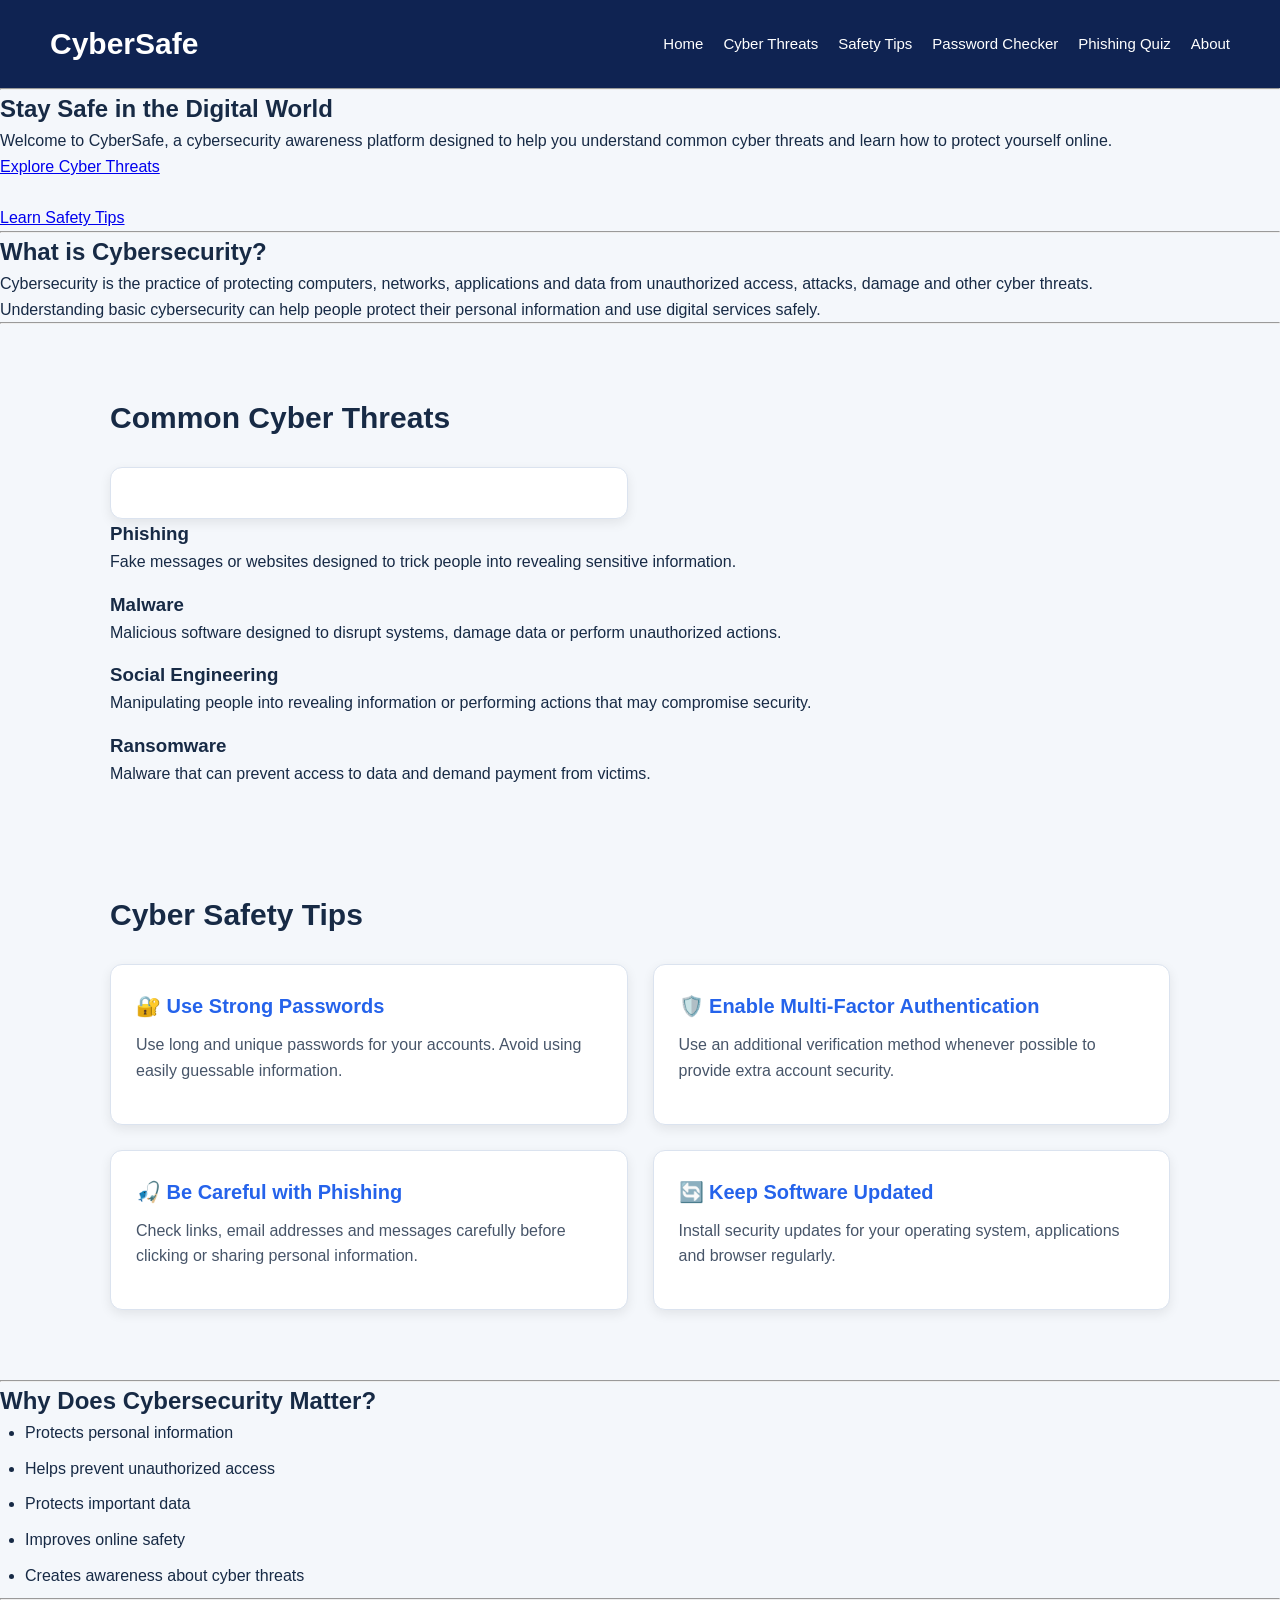
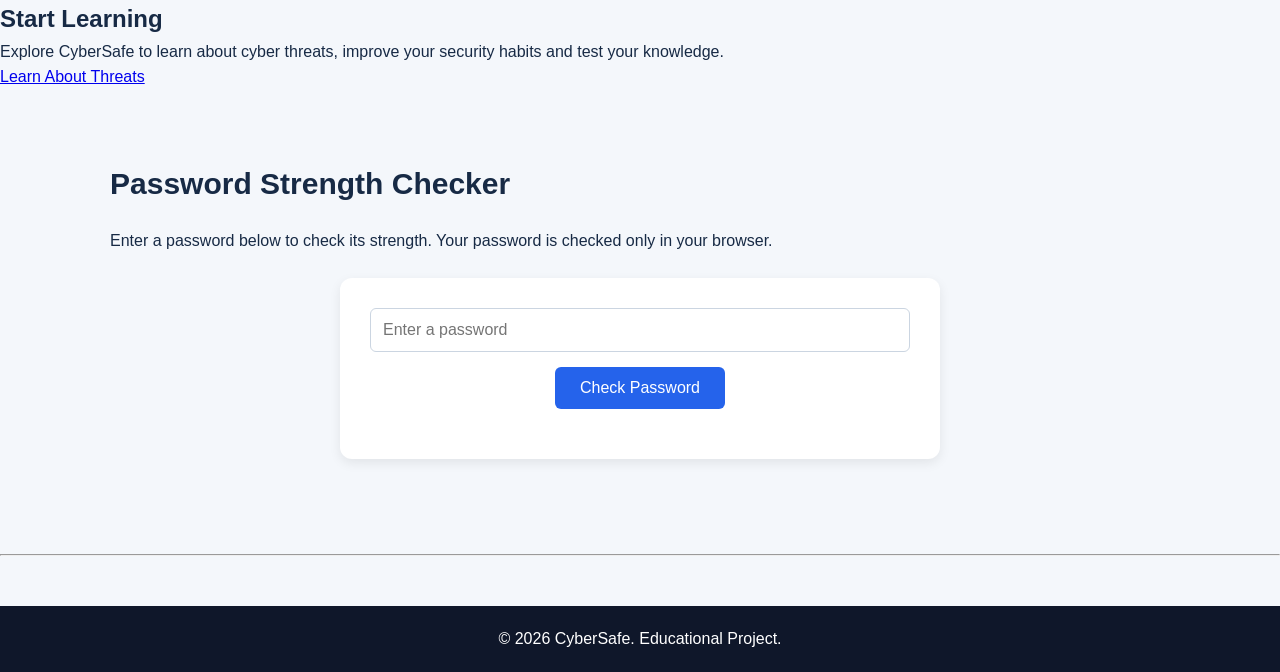
<file: index.html>
<!DOCTYPE html>
<html lang="en">

<head>
    <meta charset="UTF-8">
    <meta name="viewport" content="width=device-width, initial-scale=1.0">
    <title>CyberSafe - Cybersecurity Awareness</title>
    <link rel="stylesheet" href="style.css">
</head>

<body>

   
    <header>
        <h1>CyberSafe</h1>

        
            <nav>
    <a href="index.html">Home</a>
    <a href="index.html#threats">Cyber Threats</a>
    <a href="index.html#tips">Safety Tips</a>
    <a href="index.html#password-checker">Password Checker</a>
    <a href="phishing-quiz.html">Phishing Quiz</a>
    <a href="about.html">About</a>

        </nav>
    </header>

    <hr>

  
    <main>

        <section>
            <h2>Stay Safe in the Digital World</h2>

            <p>
                Welcome to CyberSafe, a cybersecurity awareness platform
                designed to help you understand common cyber threats and
                learn how to protect yourself online.
            </p>

            <a href="threats.html">Explore Cyber Threats</a>
            <br><br>
            <a href="safety.html">Learn Safety Tips</a>
        </section>

        <hr>

       
        <section>
            <h2>What is Cybersecurity?</h2>

            <p>
                Cybersecurity is the practice of protecting computers,
                networks, applications and data from unauthorized access,
                attacks, damage and other cyber threats.
            </p>

            <p>
                Understanding basic cybersecurity can help people protect
                their personal information and use digital services safely.
            </p>
        </section>

        <hr>

        
        <section class="content-section"id="threats">
    
            <h2>Common Cyber Threats</h2>
            <div class="threat-container">
            <article class="threat-card">
                </div>

                <h3>Phishing</h3>
                <p>
                    Fake messages or websites designed to trick people into
                    revealing sensitive information.
                </p>
            </article>

            <article>
                <h3>Malware</h3>
                <p>
                    Malicious software designed to disrupt systems,
                    damage data or perform unauthorized actions.
                </p>
            </article>

            <article>
                <h3>Social Engineering</h3>
                <p>
                    Manipulating people into revealing information or
                    performing actions that may compromise security.
                </p>
            </article>

            <article>
                <h3>Ransomware</h3>
                <p>
                    Malware that can prevent access to data and demand
                    payment from victims.
                </p>
            </article>
        </section>
        
        <section class="content-section"id="tips">
    

    <h2>Cyber Safety Tips</h2>

    <div class="tips-container">

        <div class="tip-card">
            <h3>🔐 Use Strong Passwords</h3>
            <p>
                Use long and unique passwords for your accounts.
                Avoid using easily guessable information.
            </p>
        </div>

        <div class="tip-card">
            <h3>🛡️ Enable Multi-Factor Authentication</h3>
            <p>
                Use an additional verification method whenever
                possible to provide extra account security.
            </p>
        </div>

        <div class="tip-card">
            <h3>🎣 Be Careful with Phishing</h3>
            <p>
                Check links, email addresses and messages carefully
                before clicking or sharing personal information.
            </p>
        </div>

        <div class="tip-card">
            <h3>🔄 Keep Software Updated</h3>
            <p>
                Install security updates for your operating system,
                applications and browser regularly.
            </p>
        </div>

    </div>

</section>

        <hr>

       
        <section>
            <h2>Why Does Cybersecurity Matter?</h2>

            <ul>
                <li>Protects personal information</li>
                <li>Helps prevent unauthorized access</li>
                <li>Protects important data</li>
                <li>Improves online safety</li>
                <li>Creates awareness about cyber threats</li>
            </ul>
        </section>

        <hr>

        
        <section>
            <h2>Start Learning</h2>

            <p>
                Explore CyberSafe to learn about cyber threats,
                improve your security habits and test your knowledge.
            </p>

            <a href="threats.html">Learn About Threats</a>
        </section>
       
        <section class="content-section" id="password-checker">

    <h2>Password Strength Checker</h2>

    <p>
        Enter a password below to check its strength.
        Your password is checked only in your browser.
    </p>

    <div class="password-box">

        <input
            type="password"
            id="passwordInput"
            placeholder="Enter a password"
        >

        <button onclick="checkPassword()">
            Check Password
        </button>

        <p id="passwordResult"></p>

    </div>

</section>

    </main>

    <hr>

    
    <footer>
        <p>&copy; 2026 CyberSafe. Educational Project.</p>
    </footer>
    <script src="script.js"></script>

</body>

</html>
</file>
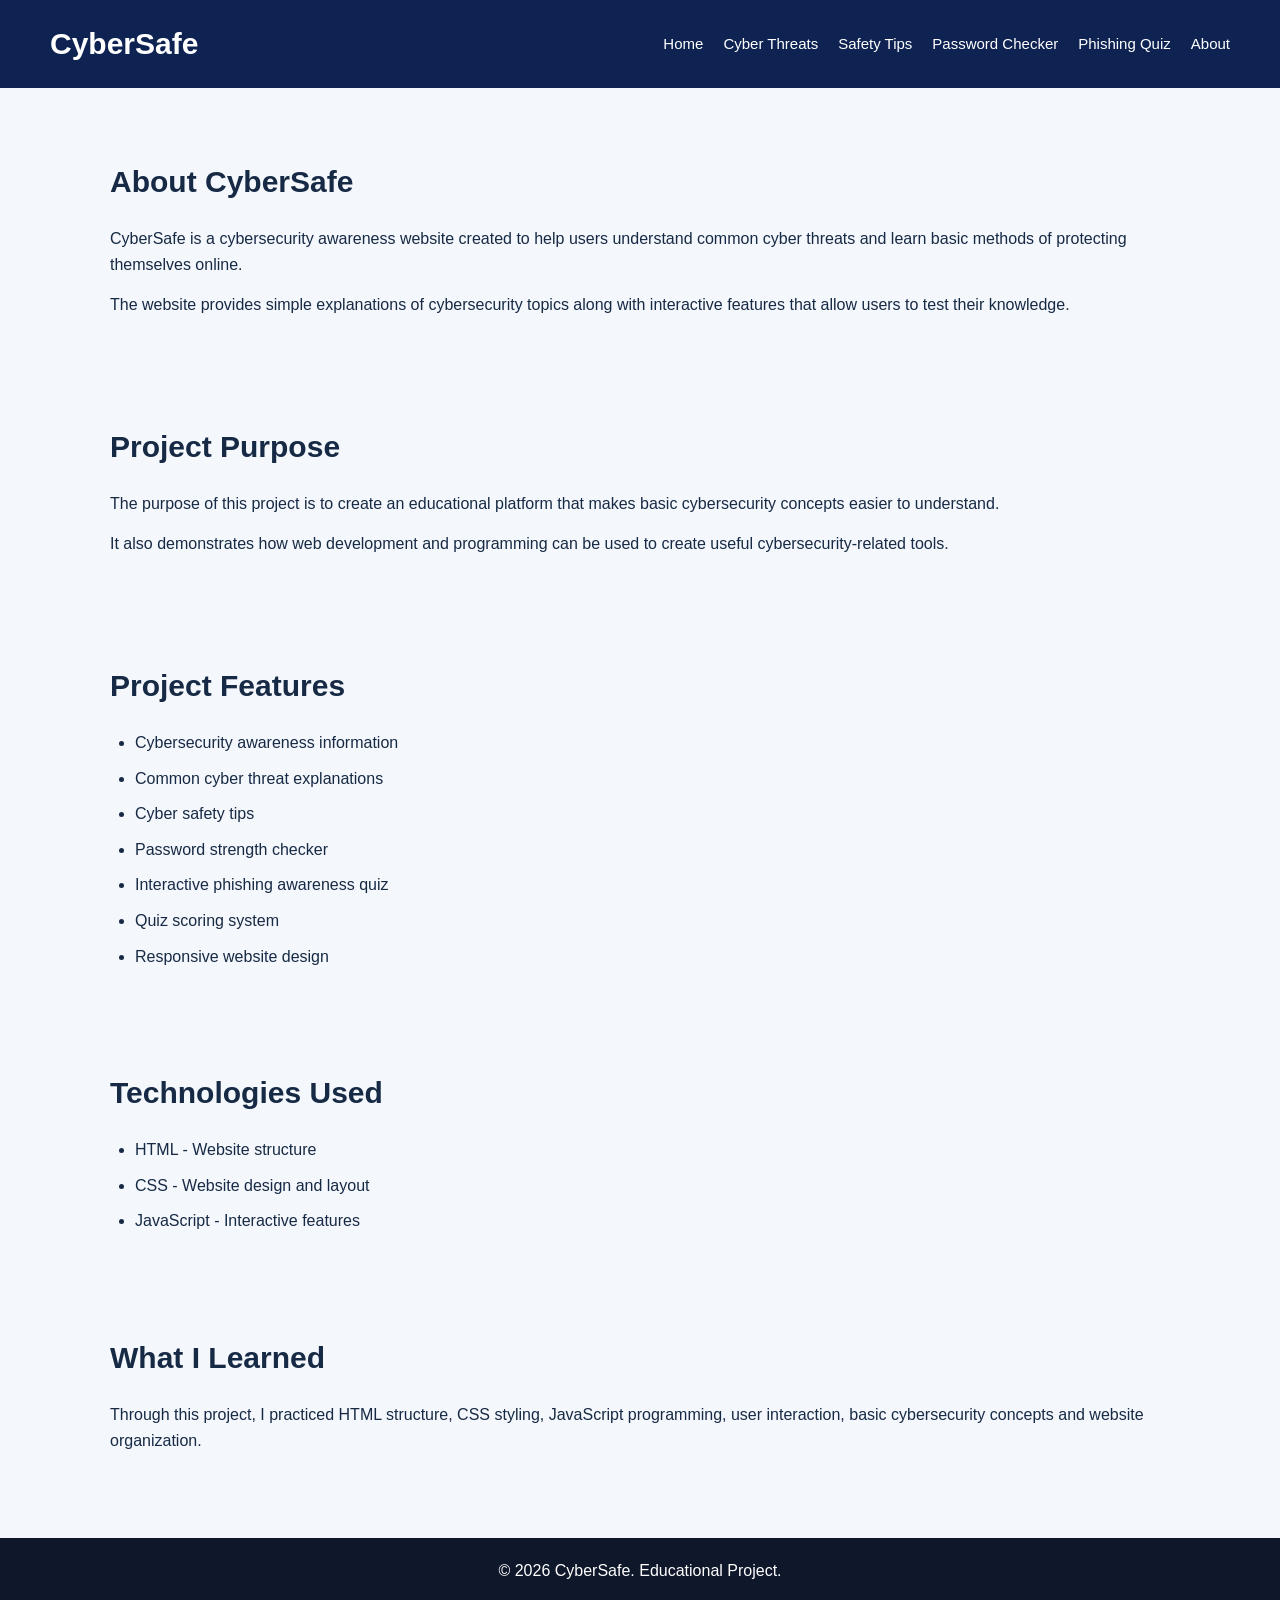
<file: about.html>
<!DOCTYPE html>
<html lang="en">

<head>

    <meta charset="UTF-8">
    <meta name="viewport" content="width=device-width, initial-scale=1.0">

    <title>About - CyberSafe</title>

    <link rel="stylesheet" href="style.css">

</head>

<body>

    
    <header>

        <h1>CyberSafe</h1>

        
            <nav>
    <a href="project1.html">Home</a>
    <a href="project1.html#threats">Cyber Threats</a>
    <a href="project1.html#tips">Safety Tips</a>
    <a href="project1.html#password-checker">Password Checker</a>
    <a href="phishing-quiz.html">Phishing Quiz</a>
    <a href="about.html">About</a>
             </nav>

            

    </header>


    
    <main>

        <section class="content-section">

            <h2>About CyberSafe</h2>

            <p>
                CyberSafe is a cybersecurity awareness website created
                to help users understand common cyber threats and learn
                basic methods of protecting themselves online.
            </p>

            <p>
                The website provides simple explanations of cybersecurity
                topics along with interactive features that allow users
                to test their knowledge.
            </p>

        </section>


       
        <section class="content-section">

            <h2>Project Purpose</h2>

            <p>
                The purpose of this project is to create an educational
                platform that makes basic cybersecurity concepts easier
                to understand.
            </p>

            <p>
                It also demonstrates how web development and programming
                can be used to create useful cybersecurity-related tools.
            </p>

        </section>


       
        <section class="content-section">

            <h2>Project Features</h2>

            <ul>

                <li>Cybersecurity awareness information</li>

                <li>Common cyber threat explanations</li>

                <li>Cyber safety tips</li>

                <li>Password strength checker</li>

                <li>Interactive phishing awareness quiz</li>

                <li>Quiz scoring system</li>

                <li>Responsive website design</li>

            </ul>

        </section>


       

        <section class="content-section">

            <h2>Technologies Used</h2>

            <ul>

                <li>HTML - Website structure</li>

                <li>CSS - Website design and layout</li>

                <li>JavaScript - Interactive features</li>

            </ul>

        </section>


       

        <section class="content-section">

            <h2>What I Learned</h2>

            <p>
                Through this project, I practiced HTML structure,
                CSS styling, JavaScript programming, user interaction,
                basic cybersecurity concepts and website organization.
            </p>

        </section>

    </main>


    
    <footer>

        <p>
            &copy; 2026 CyberSafe. Educational Project.
        </p>

    </footer>


</body>

</html>
</file>
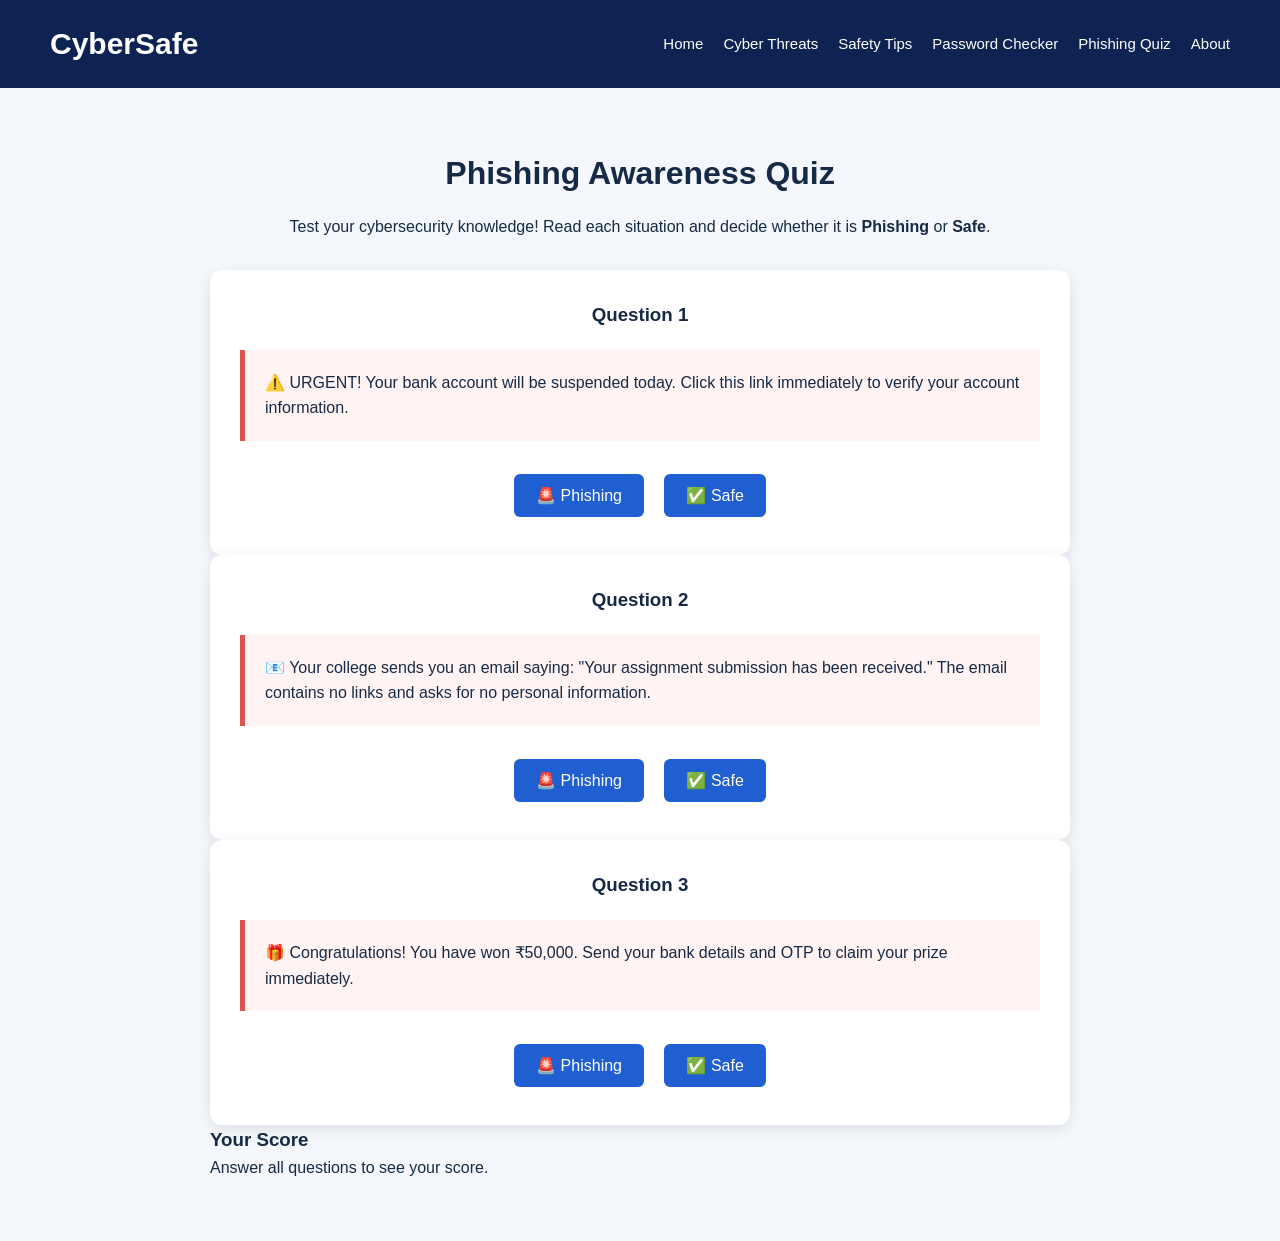
<file: phishing-quiz.html>
<!DOCTYPE html>
<html lang="en">

<head>
    <meta charset="UTF-8">
    <meta name="viewport" content="width=device-width, initial-scale=1.0">

    <title>Phishing Quiz - CyberSafe</title>

    <link rel="stylesheet" href="style.css">
</head>

<body>

    <header>
        <h1>CyberSafe</h1>

        
            <nav>
    <a href="index.html">Home</a>
    <a href="index.html#threats">Cyber Threats</a>
    <a href="index.html#tips">Safety Tips</a>
    <a href="index.html#password-checker">Password Checker</a>
    <a href="phishing-quiz.html">Phishing Quiz</a>
    <a href="about.html">About</a>
        </nav>
            
    
    </header>


    <main>

        <section class="quiz-section">

            <h2>Phishing Awareness Quiz</h2>

            <p>
                Test your cybersecurity knowledge!
                Read each situation and decide whether it is
                <strong>Phishing</strong> or <strong>Safe</strong>.
            </p>


            

            <div class="quiz-card">

                <h3>Question 1</h3>

                <p class="message">
                    ⚠️ URGENT! Your bank account will be
                    suspended today. Click this link immediately
                    to verify your account information.
                </p>

                <button onclick="checkAnswer(1, 'phishing')">
                    🚨 Phishing
                </button>

                <button onclick="checkAnswer(1, 'safe')">
                    ✅ Safe
                </button>

                <p id="result1"></p>

            </div>


           

            <div class="quiz-card">

                <h3>Question 2</h3>

                <p class="message">
                    📧 Your college sends you an email saying:
                    "Your assignment submission has been received."
                    The email contains no links and asks for no
                    personal information.
                </p>

                <button onclick="checkAnswer(2, 'phishing')">
                    🚨 Phishing
                </button>

                <button onclick="checkAnswer(2, 'safe')">
                    ✅ Safe
                </button>

                <p id="result2"></p>

            </div>


            
            <div class="quiz-card">

                <h3>Question 3</h3>

                <p class="message">
                    🎁 Congratulations! You have won ₹50,000.
                    Send your bank details and OTP to claim
                    your prize immediately.
                </p>

                <button onclick="checkAnswer(3, 'phishing')">
                    🚨 Phishing
                </button>

                <button onclick="checkAnswer(3, 'safe')">
                    ✅ Safe
                </button>

                <p id="result3"></p>

            </div>


            <div class="score-card">

                <h3>Your Score</h3>

                <p id="score">
                    Answer all questions to see your score.
                </p>

            </div>

        </section>

    </main>


    <script src="quiz.js"></script>

</body>

</html>
</file>
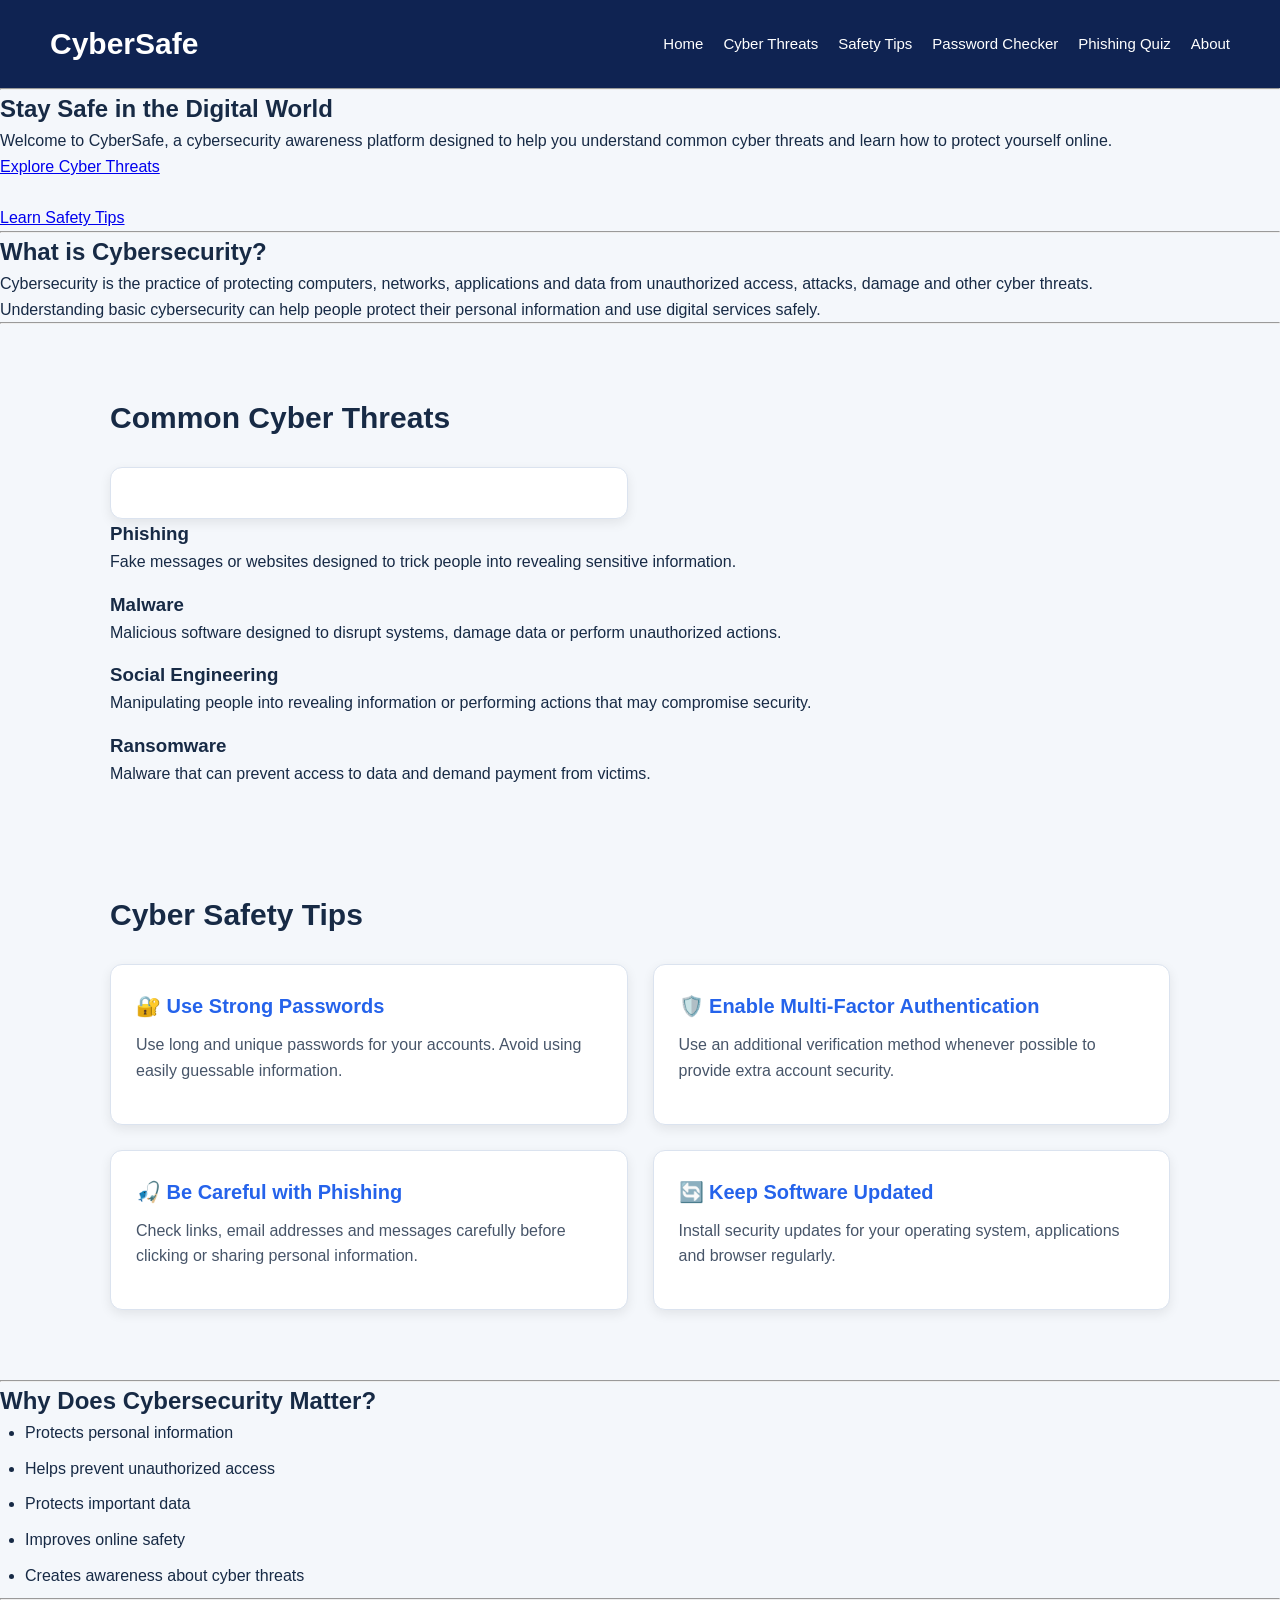
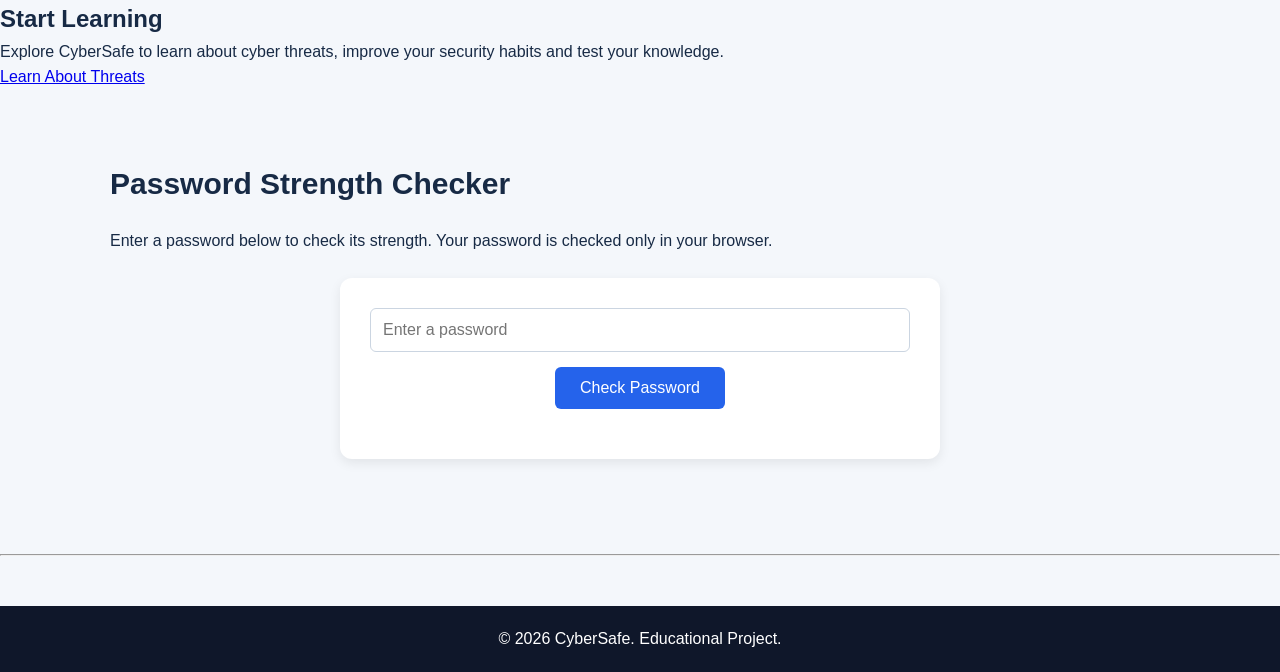
<file: project1.html>
<!DOCTYPE html>
<html lang="en">

<head>
    <meta charset="UTF-8">
    <meta name="viewport" content="width=device-width, initial-scale=1.0">
    <title>CyberSafe - Cybersecurity Awareness</title>
    <link rel="stylesheet" href="style.css">
</head>

<body>

   
    <header>
        <h1>CyberSafe</h1>

        
            <nav>
    <a href="project1.html">Home</a>
    <a href="project1.html#threats">Cyber Threats</a>
    <a href="project1.html#tips">Safety Tips</a>
    <a href="project1.html#password-checker">Password Checker</a>
    <a href="phishing-quiz.html">Phishing Quiz</a>
    <a href="about.html">About</a>

        </nav>
    </header>

    <hr>

  
    <main>

        <section>
            <h2>Stay Safe in the Digital World</h2>

            <p>
                Welcome to CyberSafe, a cybersecurity awareness platform
                designed to help you understand common cyber threats and
                learn how to protect yourself online.
            </p>

            <a href="threats.html">Explore Cyber Threats</a>
            <br><br>
            <a href="safety.html">Learn Safety Tips</a>
        </section>

        <hr>

       
        <section>
            <h2>What is Cybersecurity?</h2>

            <p>
                Cybersecurity is the practice of protecting computers,
                networks, applications and data from unauthorized access,
                attacks, damage and other cyber threats.
            </p>

            <p>
                Understanding basic cybersecurity can help people protect
                their personal information and use digital services safely.
            </p>
        </section>

        <hr>

        
        <section class="content-section"id="threats">
    
            <h2>Common Cyber Threats</h2>
            <div class="threat-container">
            <article class="threat-card">
                </div>

                <h3>Phishing</h3>
                <p>
                    Fake messages or websites designed to trick people into
                    revealing sensitive information.
                </p>
            </article>

            <article>
                <h3>Malware</h3>
                <p>
                    Malicious software designed to disrupt systems,
                    damage data or perform unauthorized actions.
                </p>
            </article>

            <article>
                <h3>Social Engineering</h3>
                <p>
                    Manipulating people into revealing information or
                    performing actions that may compromise security.
                </p>
            </article>

            <article>
                <h3>Ransomware</h3>
                <p>
                    Malware that can prevent access to data and demand
                    payment from victims.
                </p>
            </article>
        </section>
        
        <section class="content-section"id="tips">
    

    <h2>Cyber Safety Tips</h2>

    <div class="tips-container">

        <div class="tip-card">
            <h3>🔐 Use Strong Passwords</h3>
            <p>
                Use long and unique passwords for your accounts.
                Avoid using easily guessable information.
            </p>
        </div>

        <div class="tip-card">
            <h3>🛡️ Enable Multi-Factor Authentication</h3>
            <p>
                Use an additional verification method whenever
                possible to provide extra account security.
            </p>
        </div>

        <div class="tip-card">
            <h3>🎣 Be Careful with Phishing</h3>
            <p>
                Check links, email addresses and messages carefully
                before clicking or sharing personal information.
            </p>
        </div>

        <div class="tip-card">
            <h3>🔄 Keep Software Updated</h3>
            <p>
                Install security updates for your operating system,
                applications and browser regularly.
            </p>
        </div>

    </div>

</section>

        <hr>

       
        <section>
            <h2>Why Does Cybersecurity Matter?</h2>

            <ul>
                <li>Protects personal information</li>
                <li>Helps prevent unauthorized access</li>
                <li>Protects important data</li>
                <li>Improves online safety</li>
                <li>Creates awareness about cyber threats</li>
            </ul>
        </section>

        <hr>

        
        <section>
            <h2>Start Learning</h2>

            <p>
                Explore CyberSafe to learn about cyber threats,
                improve your security habits and test your knowledge.
            </p>

            <a href="threats.html">Learn About Threats</a>
        </section>
       
        <section class="content-section" id="password-checker">

    <h2>Password Strength Checker</h2>

    <p>
        Enter a password below to check its strength.
        Your password is checked only in your browser.
    </p>

    <div class="password-box">

        <input
            type="password"
            id="passwordInput"
            placeholder="Enter a password"
        >

        <button onclick="checkPassword()">
            Check Password
        </button>

        <p id="passwordResult"></p>

    </div>

</section>

    </main>

    <hr>

    
    <footer>
        <p>&copy; 2026 CyberSafe. Educational Project.</p>
    </footer>
    <script src="script.js"></script>

</body>

</html>
</file>
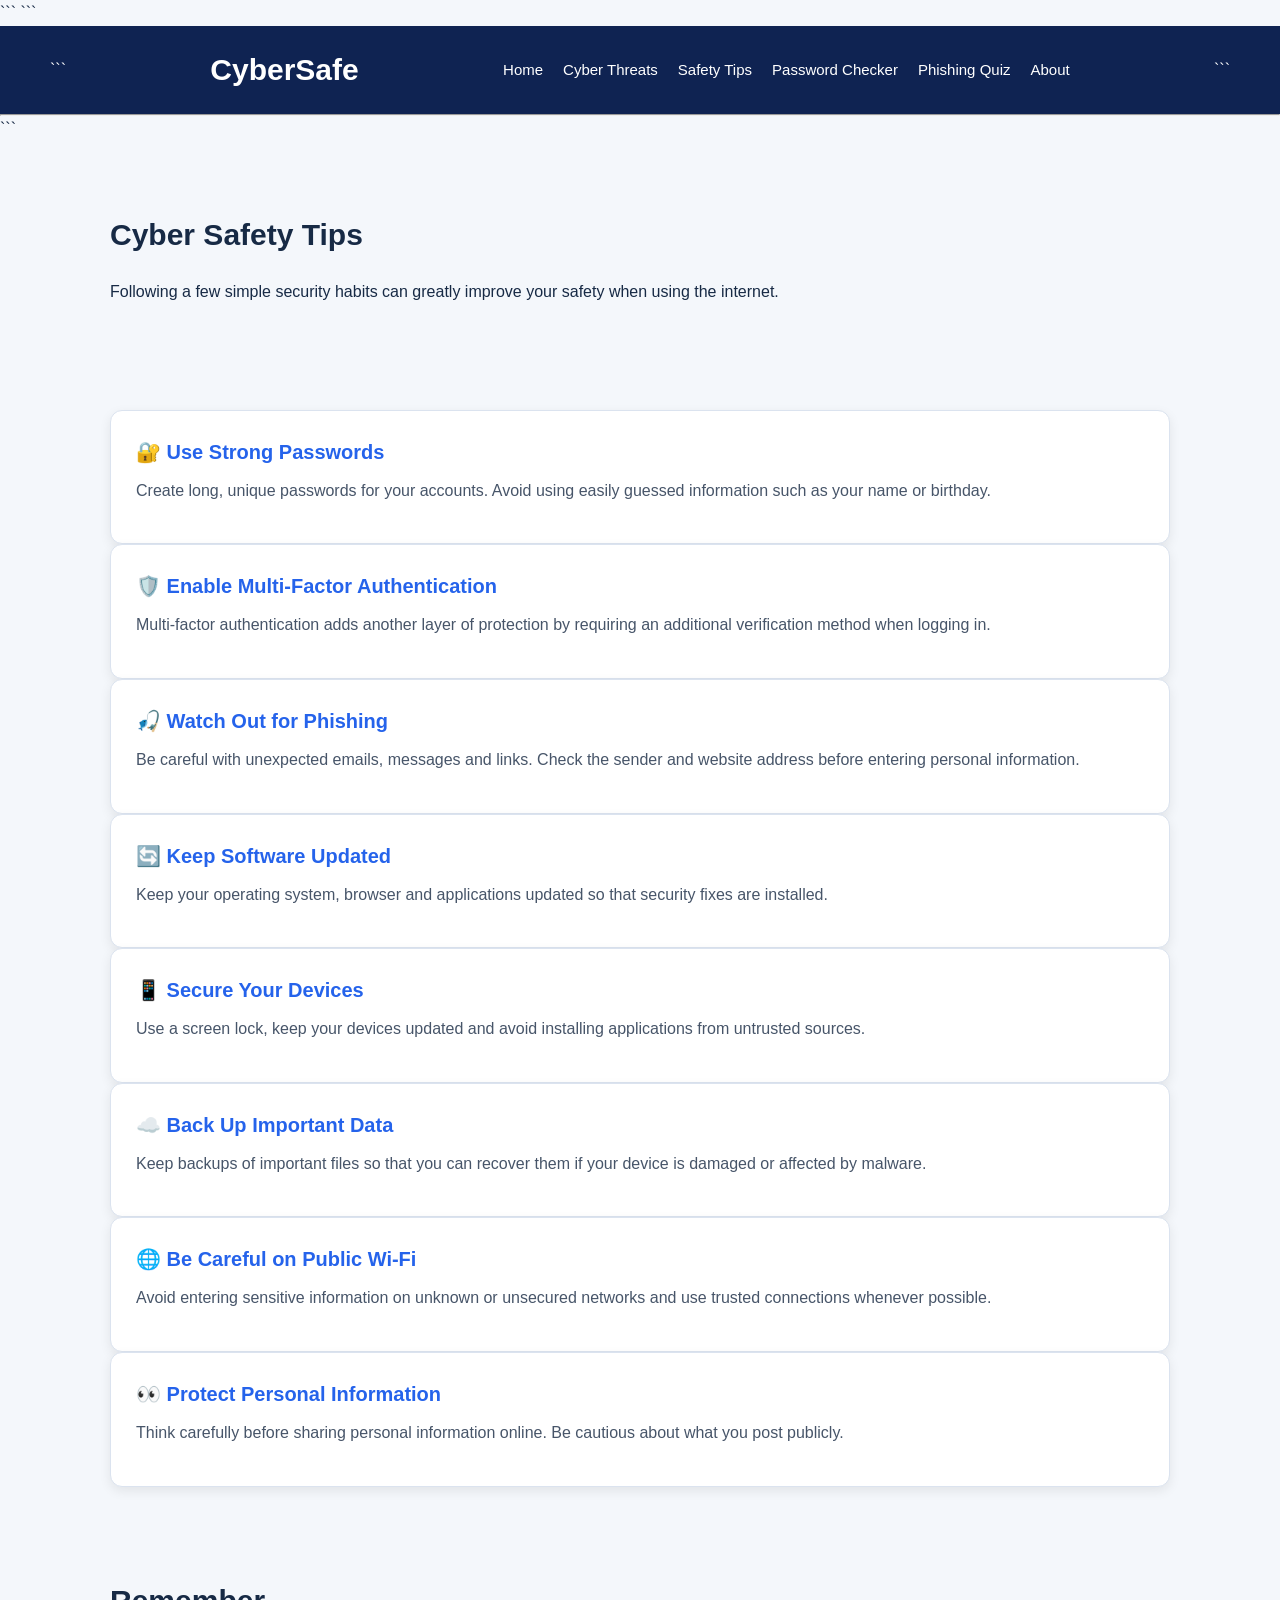
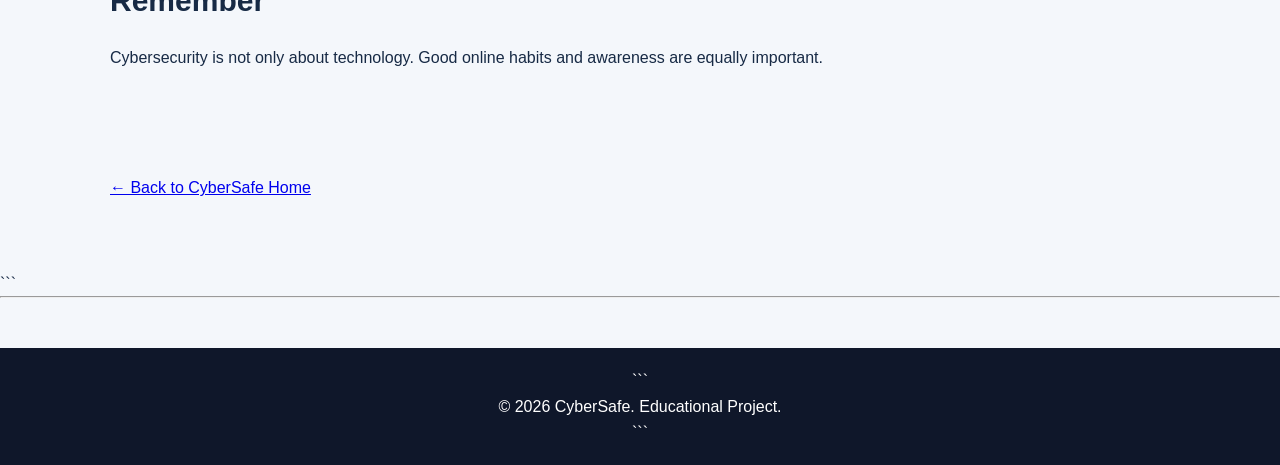
<file: safety.html>
<!DOCTYPE html>

<html lang="en">

<head>

```
<meta charset="UTF-8">

<meta name="viewport"
      content="width=device-width, initial-scale=1.0">

<title>Safety Tips - CyberSafe</title>

<link rel="stylesheet" href="style.css">
```

</head>

<body>

<header>

```
<h1>CyberSafe</h1>

<nav>

    <a href="index.php">Home</a>

    <a href="threats.html">Cyber Threats</a>

    <a href="safety.html">Safety Tips</a>

    <a href="project1.html#password-checker">
        Password Checker
    </a>

    <a href="phishing-quiz.html">
        Phishing Quiz
    </a>

    <a href="about.html">
        About
    </a>

</nav>
```

</header>

<hr>

<main>

```
<section class="content-section">

    <h2>Cyber Safety Tips</h2>

    <p>
        Following a few simple security habits can greatly
        improve your safety when using the internet.
    </p>

</section>


<section class="content-section">

    <article class="tip-card">

        <h3>🔐 Use Strong Passwords</h3>

        <p>
            Create long, unique passwords for your accounts.
            Avoid using easily guessed information such as
            your name or birthday.
        </p>

    </article>


    <article class="tip-card">

        <h3>🛡️ Enable Multi-Factor Authentication</h3>

        <p>
            Multi-factor authentication adds another layer of
            protection by requiring an additional verification
            method when logging in.
        </p>

    </article>


    <article class="tip-card">

        <h3>🎣 Watch Out for Phishing</h3>

        <p>
            Be careful with unexpected emails, messages and
            links. Check the sender and website address before
            entering personal information.
        </p>

    </article>


    <article class="tip-card">

        <h3>🔄 Keep Software Updated</h3>

        <p>
            Keep your operating system, browser and applications
            updated so that security fixes are installed.
        </p>

    </article>


    <article class="tip-card">

        <h3>📱 Secure Your Devices</h3>

        <p>
            Use a screen lock, keep your devices updated and
            avoid installing applications from untrusted sources.
        </p>

    </article>


    <article class="tip-card">

        <h3>☁️ Back Up Important Data</h3>

        <p>
            Keep backups of important files so that you can
            recover them if your device is damaged or affected
            by malware.
        </p>

    </article>


    <article class="tip-card">

        <h3>🌐 Be Careful on Public Wi-Fi</h3>

        <p>
            Avoid entering sensitive information on unknown or
            unsecured networks and use trusted connections
            whenever possible.
        </p>

    </article>


    <article class="tip-card">

        <h3>👀 Protect Personal Information</h3>

        <p>
            Think carefully before sharing personal information
            online. Be cautious about what you post publicly.
        </p>

    </article>

</section>


<section class="content-section">

    <h2>Remember</h2>

    <p>
        Cybersecurity is not only about technology.
        Good online habits and awareness are equally important.
    </p>

</section>


<section class="content-section">

    <a href="index.php">
        ← Back to CyberSafe Home
    </a>

</section>
```

</main>

<hr>

<footer>

```
<p>
    &copy; 2026 CyberSafe. Educational Project.
</p>
```

</footer>

</body>

</html>
</file>
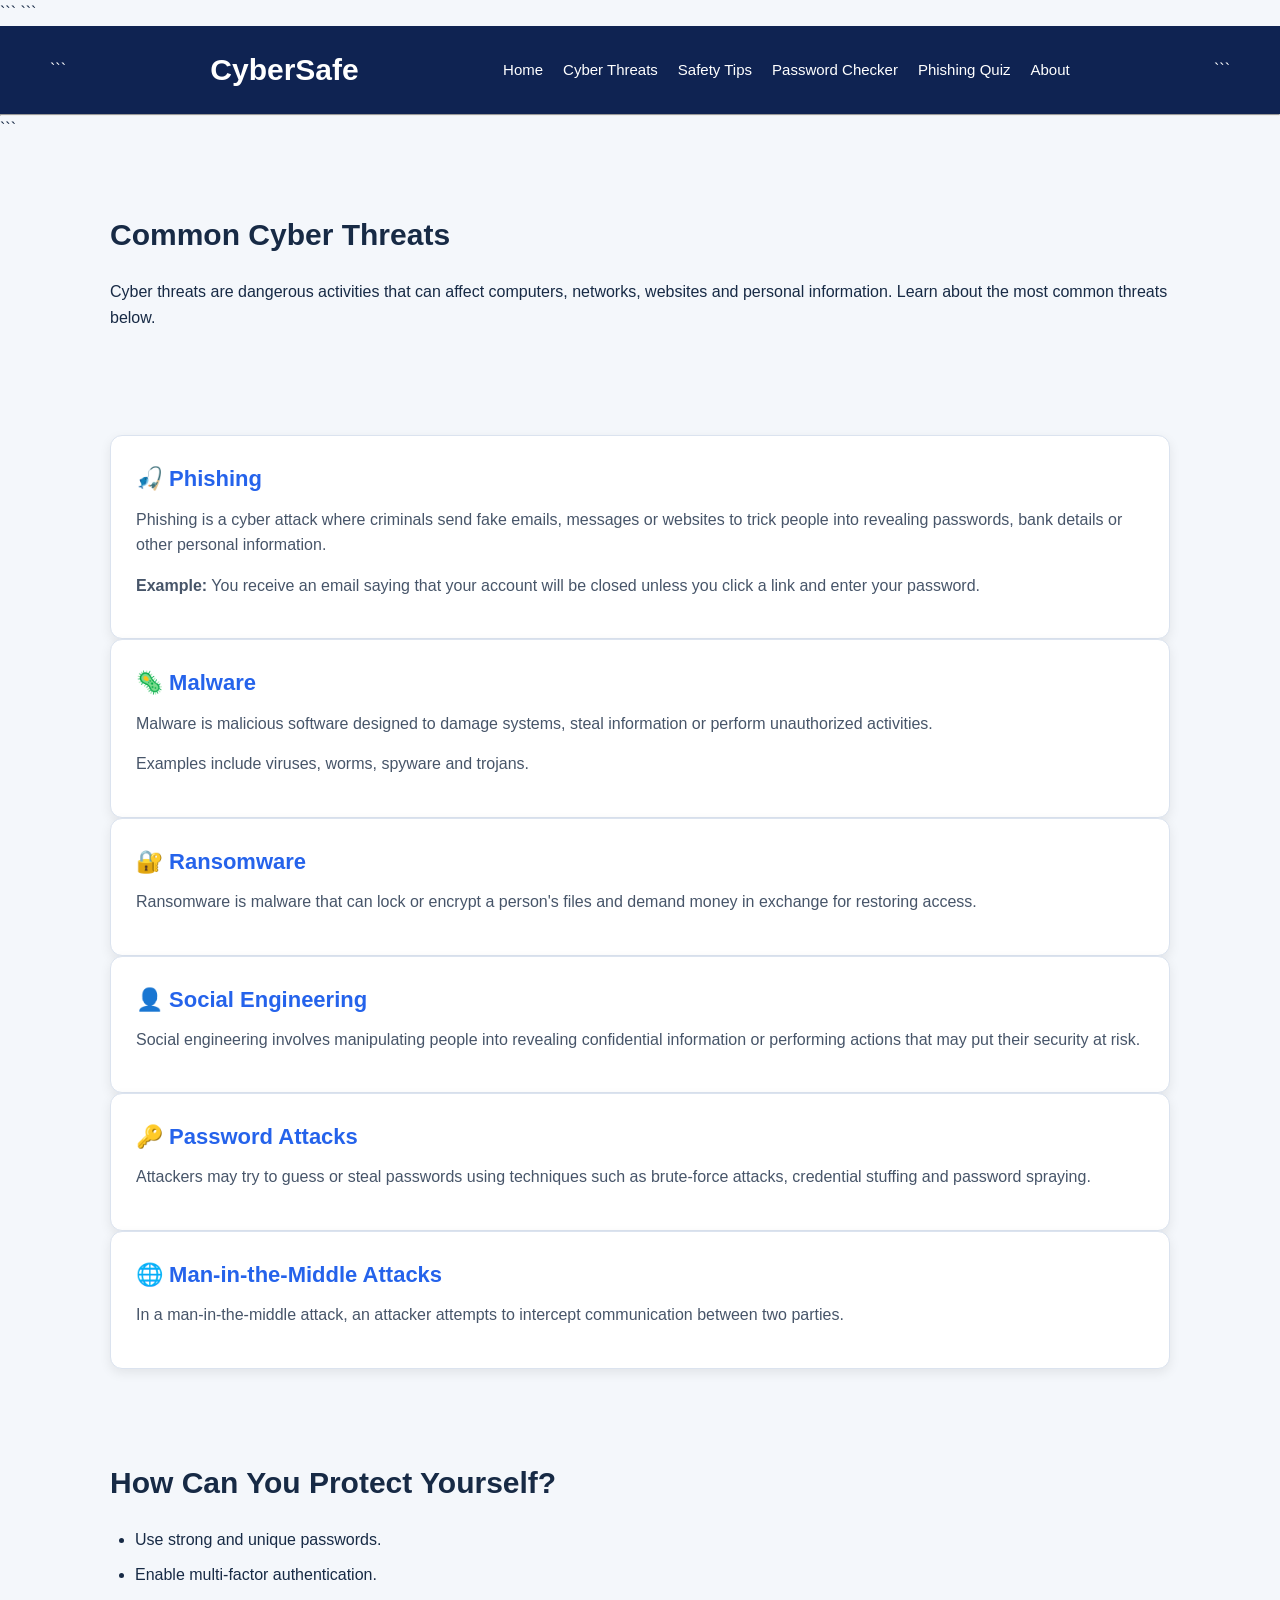
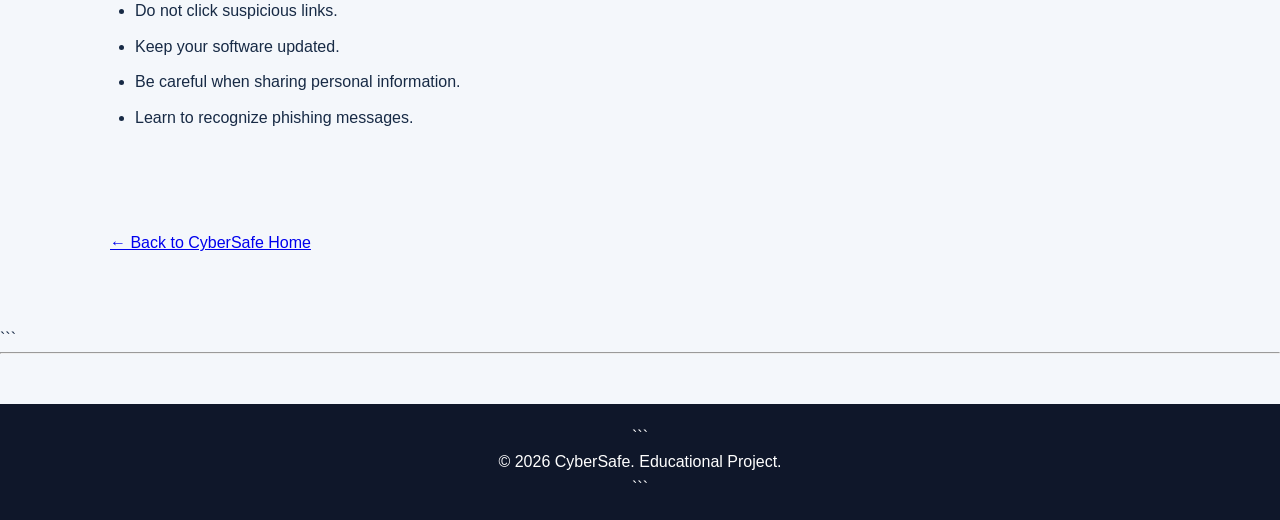
<file: threats.html>
<!DOCTYPE html>

<html lang="en">

<head>
    <meta charset="UTF-8">
    <meta name="viewport" content="width=device-width, initial-scale=1.0">

```
<title>Cyber Threats - CyberSafe</title>

<link rel="stylesheet" href="style.css">
```

</head>

<body>

<header>

```
<h1>CyberSafe</h1>

<nav>
    <a href="index.php">Home</a>
    <a href="threats.html">Cyber Threats</a>
    <a href="safety.html">Safety Tips</a>
    <a href="project1.html#password-checker">Password Checker</a>
    <a href="phishing-quiz.html">Phishing Quiz</a>
    <a href="about.html">About</a>
</nav>
```

</header>

<hr>

<main>

```
<section class="content-section">

    <h2>Common Cyber Threats</h2>

    <p>
        Cyber threats are dangerous activities that can affect
        computers, networks, websites and personal information.
        Learn about the most common threats below.
    </p>

</section>


<section class="content-section">

    <article class="threat-card">

        <h3>🎣 Phishing</h3>

        <p>
            Phishing is a cyber attack where criminals send fake
            emails, messages or websites to trick people into
            revealing passwords, bank details or other personal
            information.
        </p>

        <p>
            <strong>Example:</strong>
            You receive an email saying that your account will be
            closed unless you click a link and enter your password.
        </p>

    </article>


    <article class="threat-card">

        <h3>🦠 Malware</h3>

        <p>
            Malware is malicious software designed to damage
            systems, steal information or perform unauthorized
            activities.
        </p>

        <p>
            Examples include viruses, worms, spyware and trojans.
        </p>

    </article>


    <article class="threat-card">

        <h3>🔐 Ransomware</h3>

        <p>
            Ransomware is malware that can lock or encrypt a
            person's files and demand money in exchange for
            restoring access.
        </p>

    </article>


    <article class="threat-card">

        <h3>👤 Social Engineering</h3>

        <p>
            Social engineering involves manipulating people into
            revealing confidential information or performing
            actions that may put their security at risk.
        </p>

    </article>


    <article class="threat-card">

        <h3>🔑 Password Attacks</h3>

        <p>
            Attackers may try to guess or steal passwords using
            techniques such as brute-force attacks, credential
            stuffing and password spraying.
        </p>

    </article>


    <article class="threat-card">

        <h3>🌐 Man-in-the-Middle Attacks</h3>

        <p>
            In a man-in-the-middle attack, an attacker attempts
            to intercept communication between two parties.
        </p>

    </article>

</section>


<section class="content-section">

    <h2>How Can You Protect Yourself?</h2>

    <ul>

        <li>Use strong and unique passwords.</li>

        <li>Enable multi-factor authentication.</li>

        <li>Do not click suspicious links.</li>

        <li>Keep your software updated.</li>

        <li>Be careful when sharing personal information.</li>

        <li>Learn to recognize phishing messages.</li>

    </ul>

</section>


<section class="content-section">

    <a href="index.php">
        ← Back to CyberSafe Home
    </a>

</section>
```

</main>

<hr>

<footer>

```
<p>
    &copy; 2026 CyberSafe. Educational Project.
</p>
```

</footer>

</body>

</html>
</file>
<file: style.css>
* {
    margin: 0;
    padding: 0;
    box-sizing: border-box;
}

body {
    font-family: Arial, sans-serif;
    background-color: #f4f7fb;
    color: #172a45;
    line-height: 1.6;
}

header {
    background-color: #0f2352;
    color: white;
    padding: 20px 50px;
    display: flex;
    justify-content: space-between;
    align-items: center;
}

header h1 {
    font-size: 30px;
}

nav {
    display: flex;
    gap: 20px;
}

nav a {
    color: white;
    text-decoration: none;
    font-size: 15px;
}

nav a:hover {
    text-decoration: underline;
}

.hero {
    text-align: center;
    padding: 70px 20px;
    background-color: #e8f1ff;
}

.hero h2 {
    font-size: 40px;
    margin-bottom: 20px;
}

.hero p {
    max-width: 750px;
    margin: 0 auto 30px;
    font-size: 18px;
}

.button {
    display: inline-block;
    background-color: #2563eb;
    color: white;
    padding: 12px 22px;
    margin: 5px;
    border-radius: 6px;
    text-decoration: none;
    font-weight: bold;
}

.button:hover {
    background-color: #1d4ed8;
}

.content-section {
    max-width: 1100px;
    margin: 50px auto;
    padding: 20px;
}

.content-section h2 {
    font-size: 30px;
    margin-bottom: 20px;
}

.content-section p {
    margin-bottom: 15px;
}

.threat-container {
    display: grid;
    grid-template-columns: repeat(2, 1fr);
    gap: 25px;
}

.threat-card {
    background-color: white;
    padding: 25px;
    border-radius: 10px;
    box-shadow: 0 3px 10px rgba(0, 0, 0, 0.1);
}

.threat-card h3 {
    margin-bottom: 10px;
    font-size: 22px;
}

ul {
    padding-left: 25px;
}

li {
    margin-bottom: 10px;
}

footer {
    background-color: #0f172a;
    color: white;
    text-align: center;
    padding: 20px;
    margin-top: 50px;
}

@media (max-width: 768px) {

    header {
        flex-direction: column;
        gap: 20px;
        text-align: center;
    }

    nav {
        flex-wrap: wrap;
        justify-content: center;
    }

    .hero h2 {
        font-size: 30px;
    }

    .threat-container {
        grid-template-columns: 1fr;
    }
}

.hero {
    text-align: center;
    padding: 90px 20px;
    background-color: #e8f1ff;
}

.hero h2 {
    font-size: 42px;
    color: #0f172a;
    margin-bottom: 20px;
}

.hero p {
    max-width: 750px;
    margin: 0 auto 30px;
    font-size: 18px;
    color: #475569;
}

.threat-container {
    display: grid;
    grid-template-columns: repeat(2, 1fr);
    gap: 25px;
    margin-top: 25px;
}

.threat-card {
    background-color: white;
    padding: 25px;
    border-radius: 12px;
    border: 1px solid #dbe3ef;
    box-shadow: 0 4px 12px rgba(0, 0, 0, 0.08);
    transition: transform 0.2s;
}

.threat-card:hover {
    transform: translateY(-5px);
}

.threat-card h3 {
    color: #2563eb;
    font-size: 22px;
    margin-bottom: 10px;
}

.threat-card p {
    color: #475569;
}

.tips-container {
    display: grid;
    grid-template-columns: repeat(2, 1fr);
    gap: 25px;
    margin-top: 25px;
}

.tip-card {
    background-color: white;
    padding: 25px;
    border-radius: 12px;
    border: 1px solid #dbe3ef;
    box-shadow: 0 4px 12px rgba(0, 0, 0, 0.08);
}

.tip-card h3 {
    color: #2563eb;
    margin-bottom: 10px;
    font-size: 20px;
}

.tip-card p {
    color: #475569;
}

.password-box {
    max-width: 600px;
    margin: 25px auto;
    padding: 30px;
    background-color: white;
    border-radius: 12px;
    box-shadow: 0 4px 12px rgba(0, 0, 0, 0.08);
    text-align: center;
}

.password-box input {
    width: 100%;
    padding: 12px;
    border: 1px solid #cbd5e1;
    border-radius: 6px;
    font-size: 16px;
    margin-bottom: 15px;
}

.password-box button {
    padding: 12px 25px;
    background-color: #2563eb;
    color: white;
    border: none;
    border-radius: 6px;
    cursor: pointer;
    font-size: 16px;
}

.password-box button:hover {
    background-color: #1d4ed8;
}

#passwordResult {
    margin-top: 20px;
    font-weight: bold;
}

.quiz-section {
    max-width: 900px;
    margin: 40px auto;
    padding: 20px;
}

.quiz-section h2 {
    text-align: center;
    font-size: 32px;
    margin-bottom: 15px;
}

.quiz-section > p {
    text-align: center;
    margin-bottom: 30px;
}

.quiz-card {
    background-color: white;
    padding: 30px;
    border-radius: 12px;
    box-shadow: 0 4px 15px rgba(0, 0, 0, 0.1);
    text-align: center;
}

.quiz-card h3 {
    margin-bottom: 20px;
}

.message {
    background-color: #fff3f3;
    border-left: 5px solid #d9534f;
    padding: 20px;
    text-align: left;
    margin-bottom: 25px;
    line-height: 1.6;
}

.quiz-card button {
    padding: 12px 22px;
    margin: 8px;
    border: none;
    border-radius: 6px;
    cursor: pointer;
    font-size: 16px;
    background-color: #1f5fd1;
    color: white;
}

.quiz-card button:hover {
    background-color: #164aab;
}

#quizResult {
    margin-top: 25px;
    font-size: 18px;
    font-weight: bold;
}
</file>
